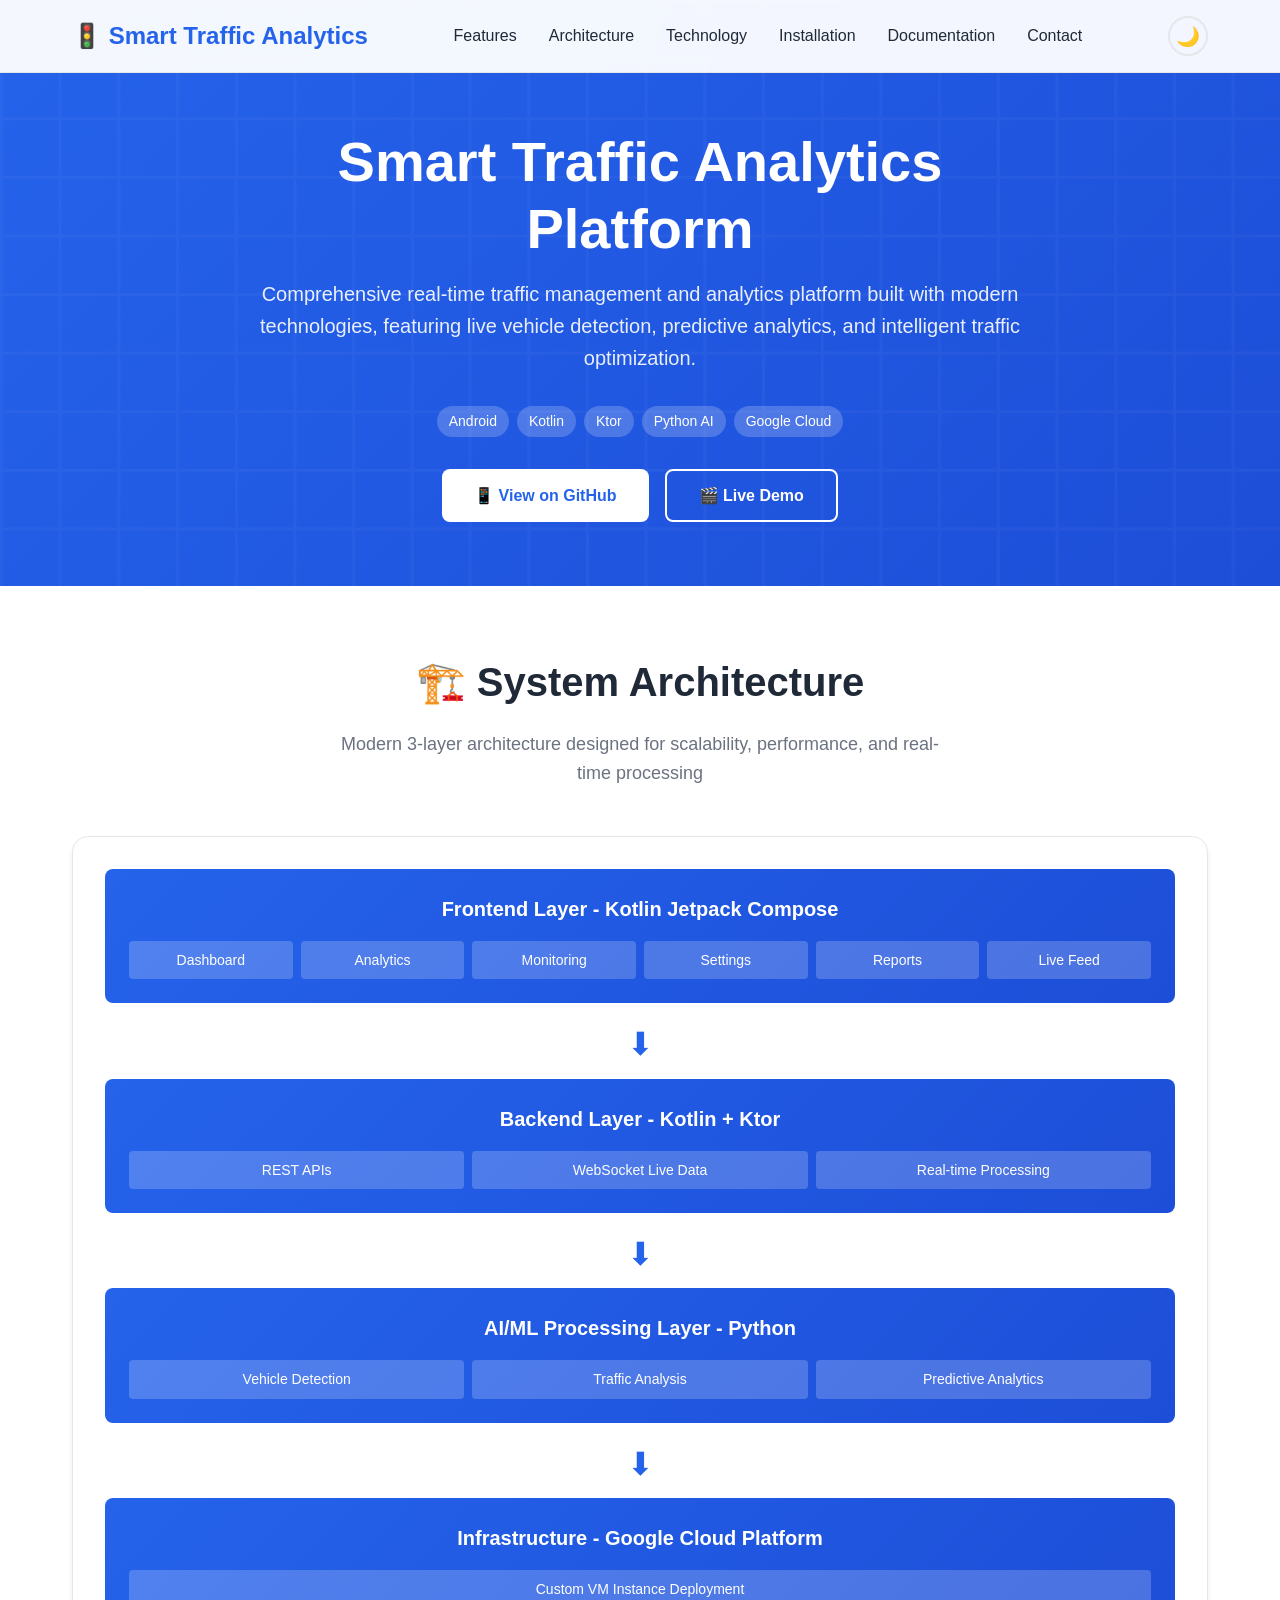
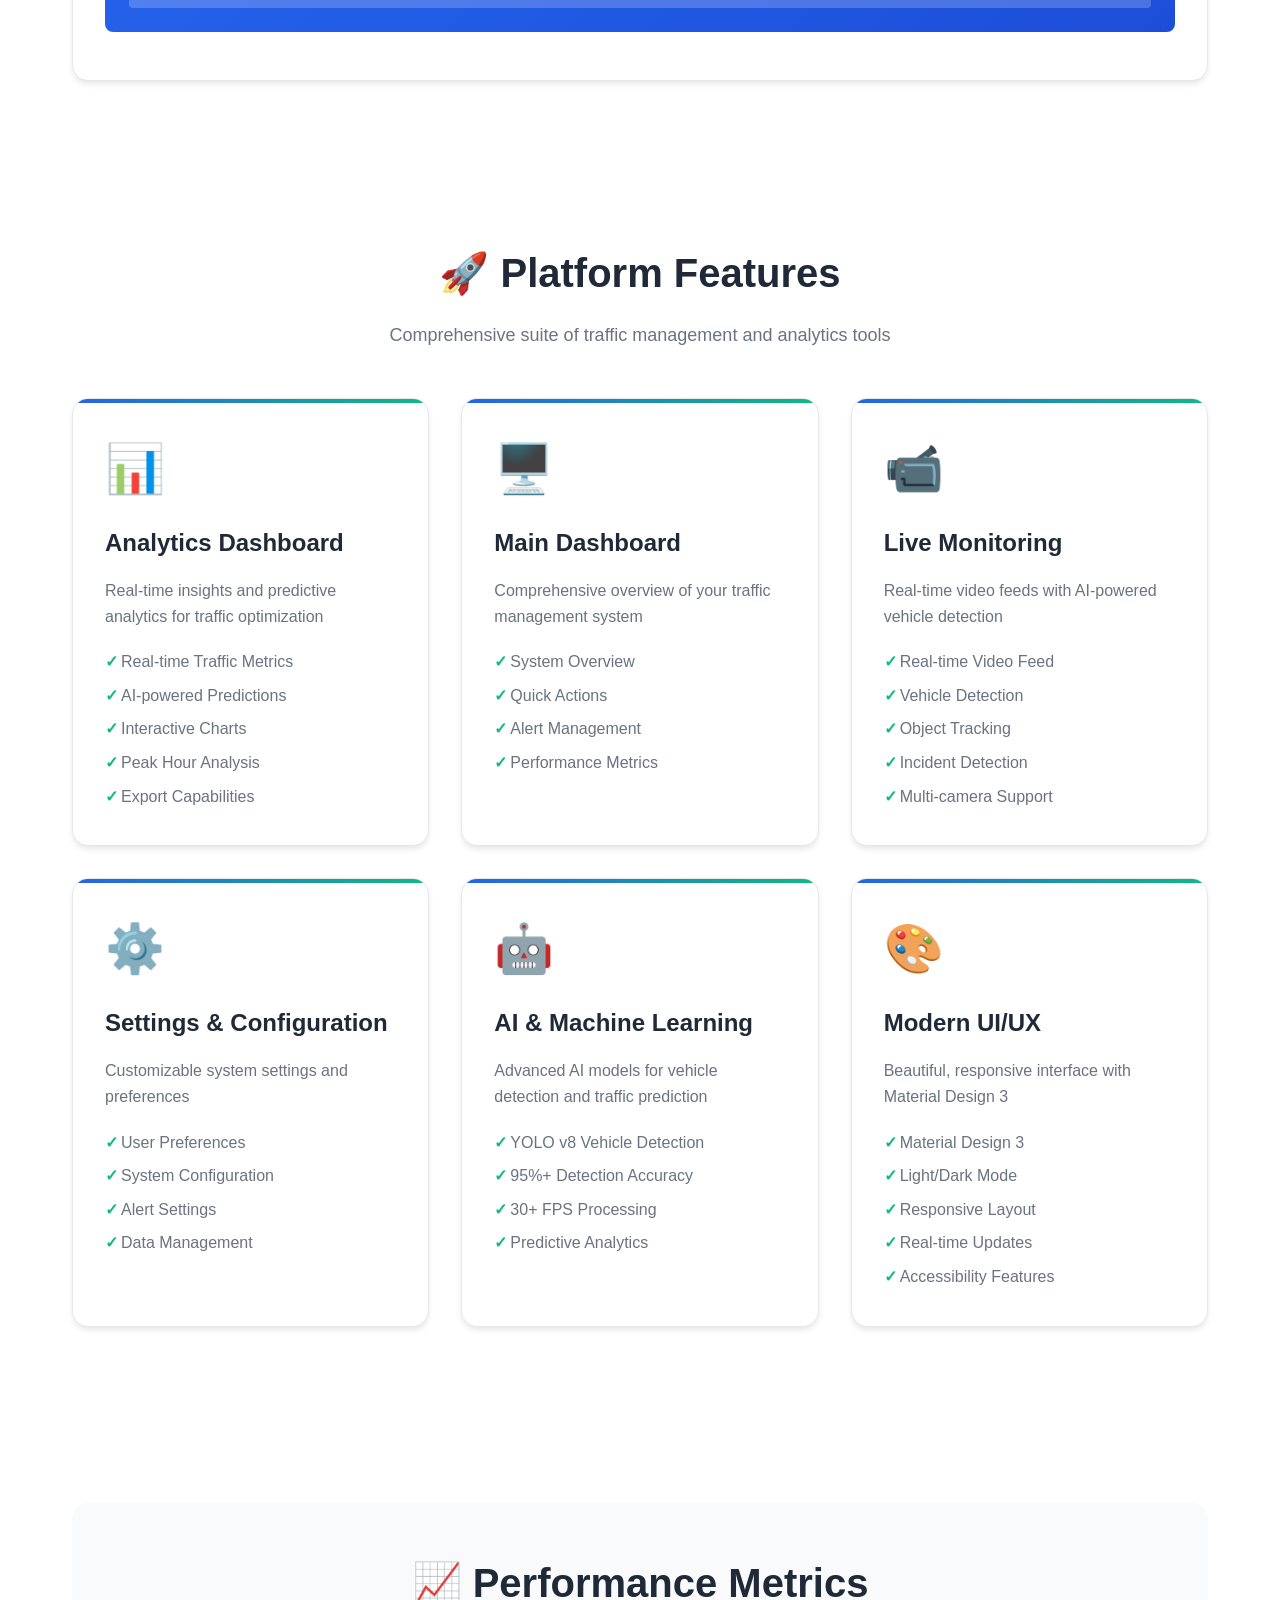
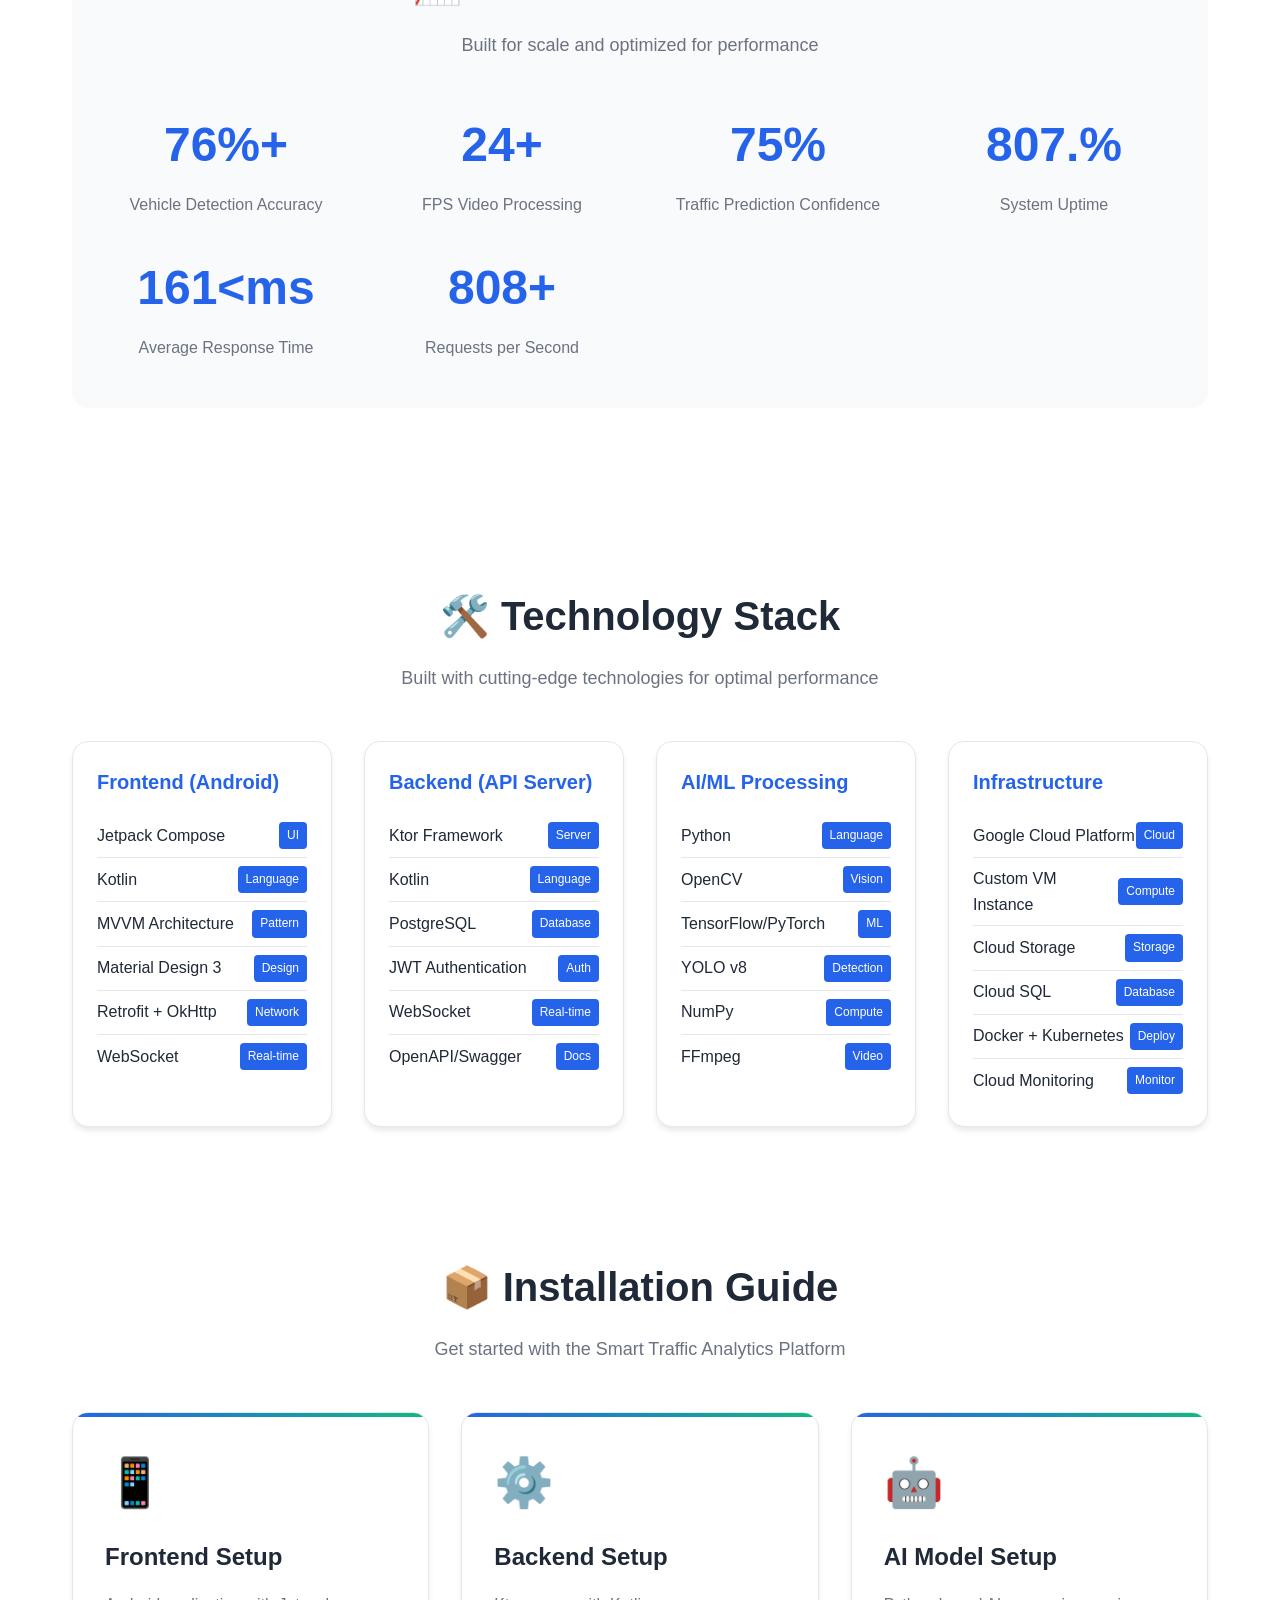
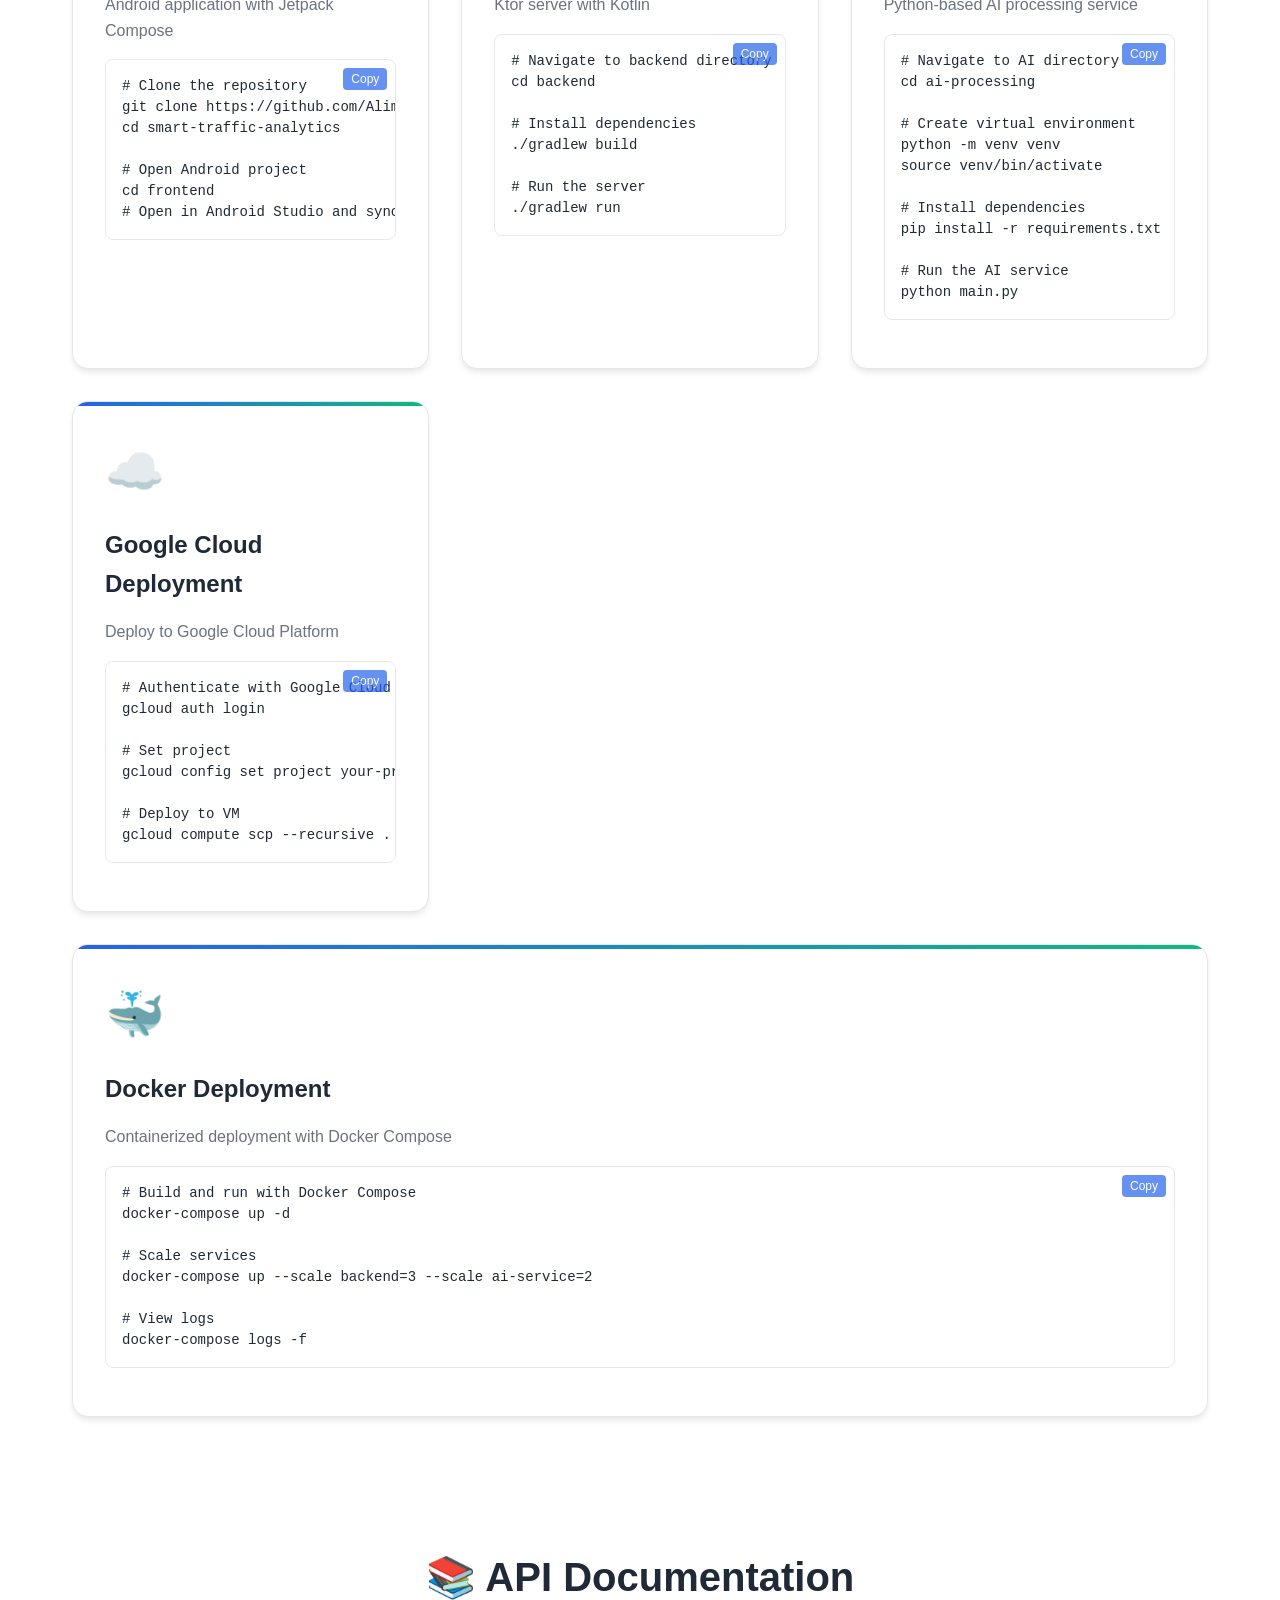
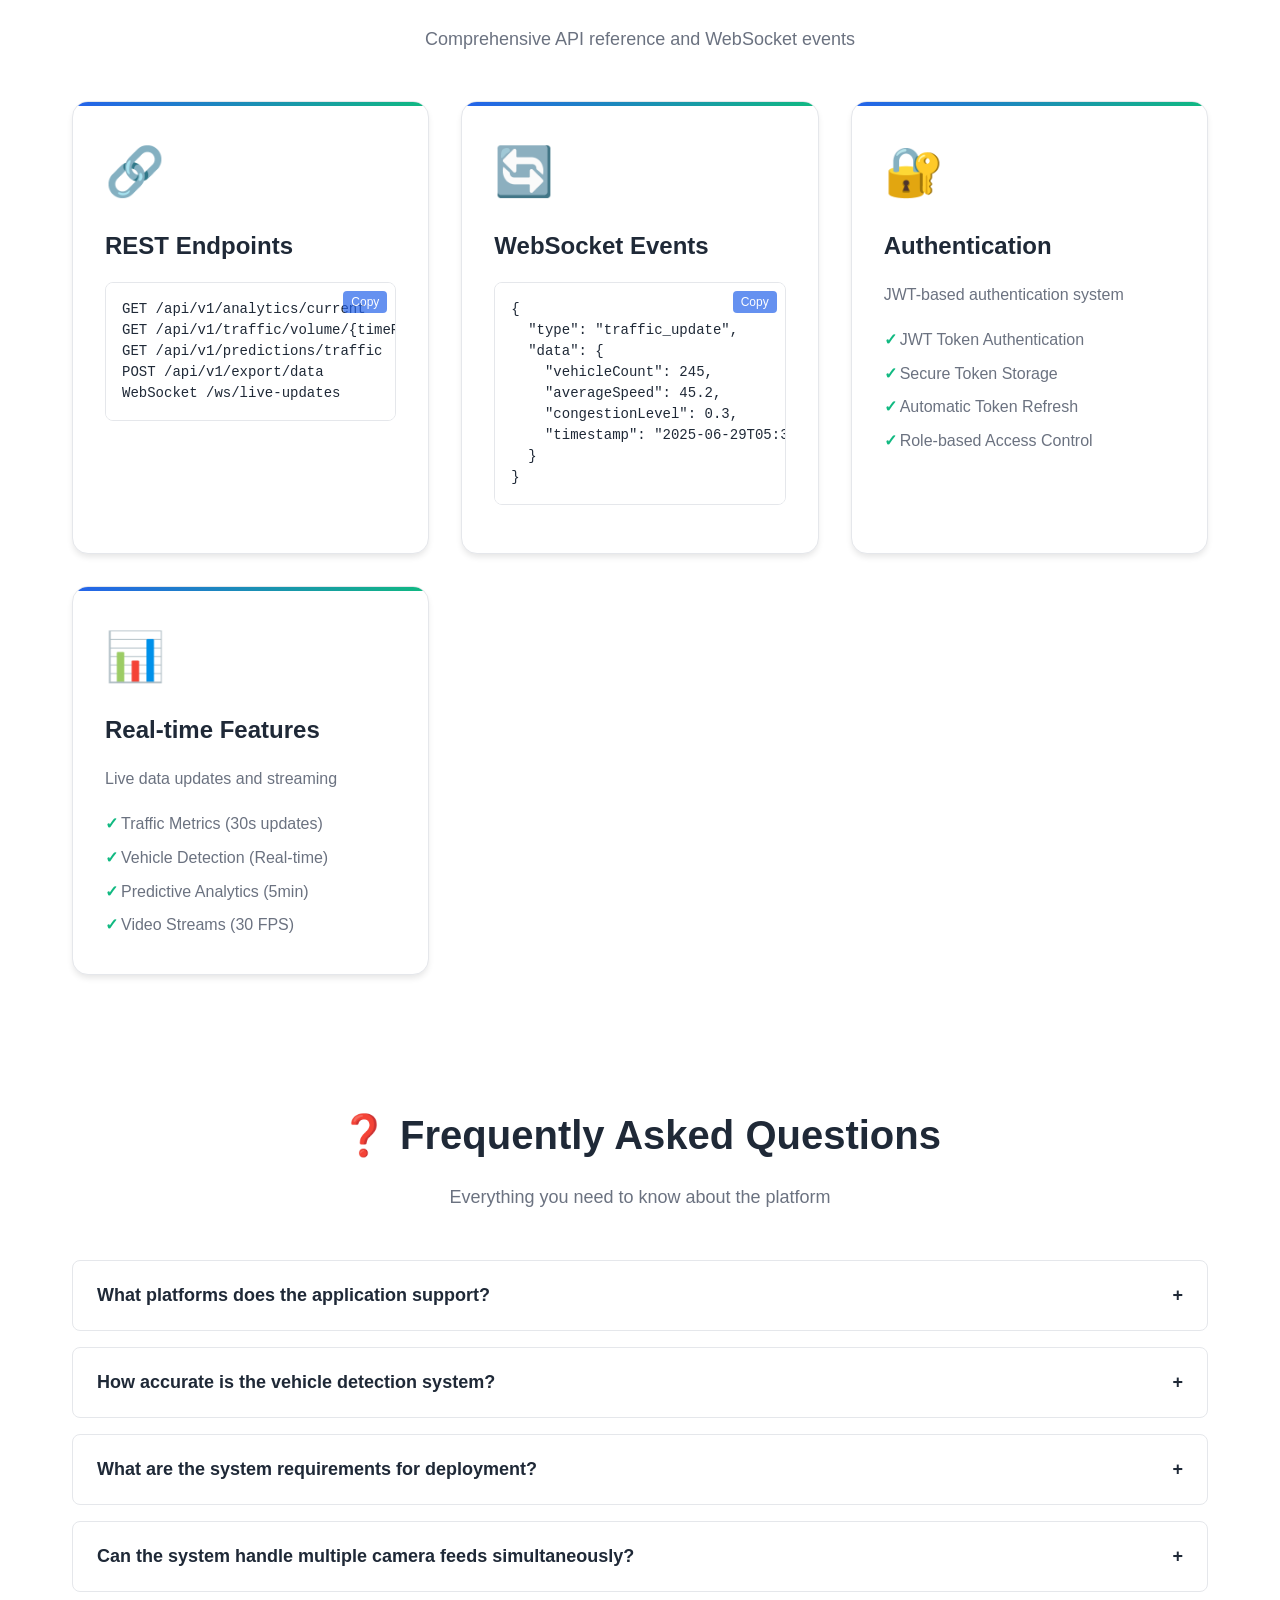
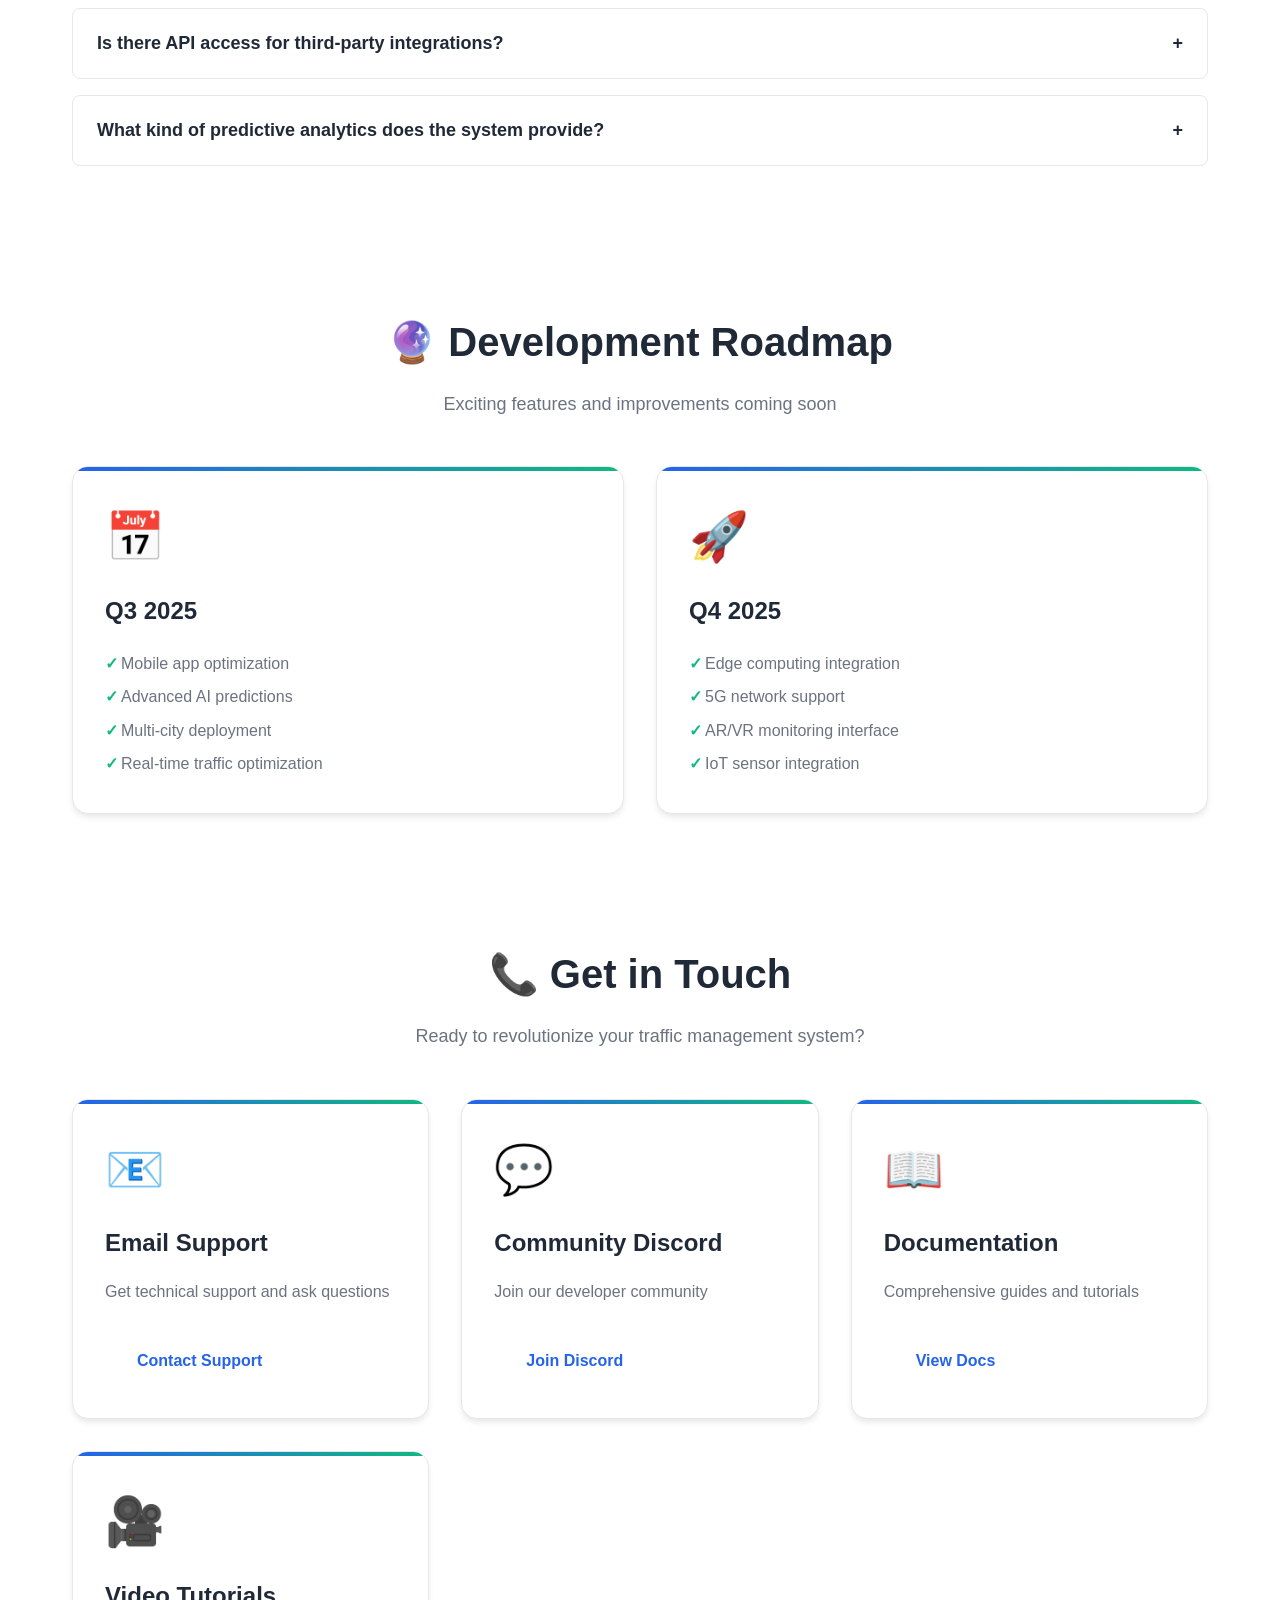
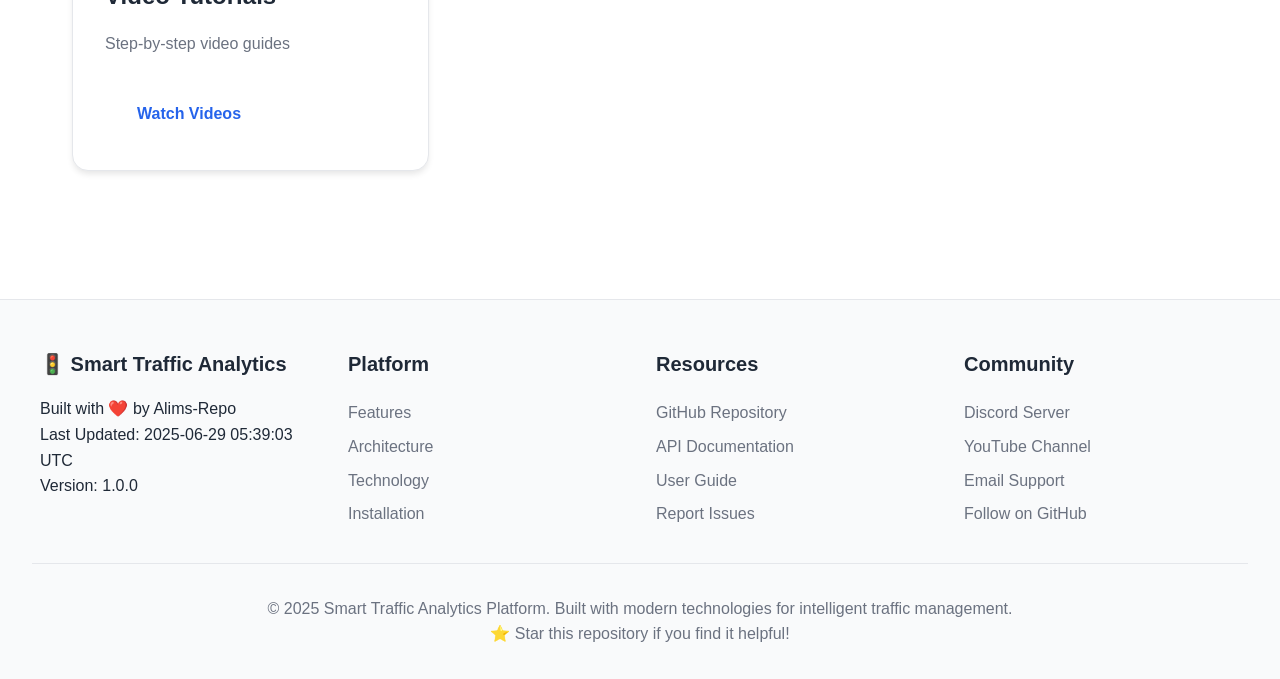
<file: docs/index_2.html>
<!DOCTYPE html>
<html lang="en">
<head>
    <meta charset="UTF-8">
    <meta name="viewport" content="width=device-width, initial-scale=1.0">
    <title>Smart Traffic Analytics Platform</title>
    <meta name="description" content="Comprehensive real-time traffic management and analytics platform with AI-powered vehicle detection and predictive analytics">
    <link rel="icon" href="data:image/svg+xml,<svg xmlns='http://www.w3.org/2000/svg' viewBox='0 0 100 100'><text y='.9em' font-size='90'>🚦</text></svg>">

    <!-- Open Graph meta tags -->
    <meta property="og:title" content="Smart Traffic Analytics Platform">
    <meta property="og:description" content="Real-time traffic management with AI-powered analytics">
    <meta property="og:type" content="website">

    <style>
        * {
            margin: 0;
            padding: 0;
            box-sizing: border-box;
        }

        :root {
            --primary-color: #2563eb;
            --primary-dark: #1d4ed8;
            --secondary-color: #10b981;
            --accent-color: #f59e0b;
            --text-primary: #1f2937;
            --text-secondary: #6b7280;
            --bg-primary: #ffffff;
            --bg-secondary: #f9fafb;
            --bg-card: #ffffff;
            --border-color: #e5e7eb;
            --shadow: 0 4px 6px -1px rgba(0, 0, 0, 0.1);
            --shadow-lg: 0 20px 25px -5px rgba(0, 0, 0, 0.1);
        }

        [data-theme="dark"] {
            --text-primary: #f9fafb;
            --text-secondary: #d1d5db;
            --bg-primary: #111827;
            --bg-secondary: #1f2937;
            --bg-card: #374151;
            --border-color: #4b5563;
        }

        body {
            font-family: -apple-system, BlinkMacSystemFont, 'Segoe UI', Roboto, 'Helvetica Neue', Arial, sans-serif;
            line-height: 1.6;
            color: var(--text-primary);
            background: var(--bg-primary);
            transition: all 0.3s ease;
        }

        /* Header */
        .header {
            position: fixed;
            top: 0;
            width: 100%;
            background: rgba(255, 255, 255, 0.95);
            backdrop-filter: blur(10px);
            border-bottom: 1px solid var(--border-color);
            z-index: 1000;
            transition: all 0.3s ease;
        }

        [data-theme="dark"] .header {
            background: rgba(17, 24, 39, 0.95);
        }

        .nav {
            display: flex;
            justify-content: space-between;
            align-items: center;
            max-width: 1200px;
            margin: 0 auto;
            padding: 1rem 2rem;
        }

        .logo {
            display: flex;
            align-items: center;
            gap: 0.5rem;
            font-size: 1.5rem;
            font-weight: bold;
            color: var(--primary-color);
            text-decoration: none;
        }

        .nav-links {
            display: flex;
            list-style: none;
            gap: 2rem;
            align-items: center;
        }

        .nav-links a {
            color: var(--text-primary);
            text-decoration: none;
            transition: color 0.3s ease;
            font-weight: 500;
        }

        .nav-links a:hover {
            color: var(--primary-color);
        }

        .theme-toggle {
            background: none;
            border: 2px solid var(--border-color);
            border-radius: 50%;
            width: 40px;
            height: 40px;
            cursor: pointer;
            display: flex;
            align-items: center;
            justify-content: center;
            font-size: 1.2rem;
            transition: all 0.3s ease;
        }

        .theme-toggle:hover {
            border-color: var(--primary-color);
            transform: scale(1.1);
        }

        .mobile-menu-btn {
            display: none;
            background: none;
            border: none;
            font-size: 1.5rem;
            cursor: pointer;
            color: var(--text-primary);
        }

        /* Hero Section */
        .hero {
            background: linear-gradient(135deg, var(--primary-color) 0%, var(--primary-dark) 100%);
            color: white;
            padding: 8rem 2rem 4rem;
            text-align: center;
            position: relative;
            overflow: hidden;
        }

        .hero::before {
            content: '';
            position: absolute;
            top: 0;
            left: 0;
            right: 0;
            bottom: 0;
            background: url('data:image/svg+xml,<svg xmlns="http://www.w3.org/2000/svg" viewBox="0 0 100 100"><defs><pattern id="grid" width="10" height="10" patternUnits="userSpaceOnUse"><path d="M 10 0 L 0 0 0 10" fill="none" stroke="rgba(255,255,255,0.1)" stroke-width="1"/></pattern></defs><rect width="100" height="100" fill="url(%23grid)"/></svg>');
            opacity: 0.3;
        }

        .hero-content {
            max-width: 800px;
            margin: 0 auto;
            position: relative;
            z-index: 1;
        }

        .hero h1 {
            font-size: 3.5rem;
            font-weight: 800;
            margin-bottom: 1rem;
            line-height: 1.2;
        }

        .hero p {
            font-size: 1.25rem;
            margin-bottom: 2rem;
            opacity: 0.9;
        }

        .badges {
            display: flex;
            justify-content: center;
            gap: 0.5rem;
            margin-bottom: 2rem;
            flex-wrap: wrap;
        }

        .badge {
            background: rgba(255, 255, 255, 0.2);
            padding: 0.25rem 0.75rem;
            border-radius: 1rem;
            font-size: 0.875rem;
            font-weight: 500;
        }

        .cta-buttons {
            display: flex;
            gap: 1rem;
            justify-content: center;
            flex-wrap: wrap;
        }

        .btn {
            padding: 0.75rem 2rem;
            border-radius: 0.5rem;
            text-decoration: none;
            font-weight: 600;
            transition: all 0.3s ease;
            cursor: pointer;
            border: none;
            display: inline-flex;
            align-items: center;
            gap: 0.5rem;
        }

        .btn-primary {
            background: white;
            color: var(--primary-color);
        }

        .btn-primary:hover {
            transform: translateY(-2px);
            box-shadow: var(--shadow-lg);
        }

        .btn-secondary {
            background: transparent;
            color: white;
            border: 2px solid white;
        }

        .btn-secondary:hover {
            background: white;
            color: var(--primary-color);
        }

        /* Main Content */
        .container {
            max-width: 1200px;
            margin: 0 auto;
            padding: 0 2rem;
        }

        .section {
            padding: 4rem 0;
        }

        .section-title {
            text-align: center;
            margin-bottom: 3rem;
        }

        .section-title h2 {
            font-size: 2.5rem;
            font-weight: 700;
            margin-bottom: 1rem;
            color: var(--text-primary);
        }

        .section-title p {
            font-size: 1.125rem;
            color: var(--text-secondary);
            max-width: 600px;
            margin: 0 auto;
        }

        /* Architecture Section */
        .architecture-diagram {
            background: var(--bg-card);
            border: 1px solid var(--border-color);
            border-radius: 1rem;
            padding: 2rem;
            margin: 2rem 0;
            box-shadow: var(--shadow);
        }

        .layer {
            background: linear-gradient(135deg, var(--primary-color), var(--primary-dark));
            color: white;
            padding: 1.5rem;
            border-radius: 0.5rem;
            margin-bottom: 1rem;
            text-align: center;
        }

        .layer h3 {
            font-size: 1.25rem;
            font-weight: 600;
            margin-bottom: 0.5rem;
        }

        .layer-components {
            display: grid;
            grid-template-columns: repeat(auto-fit, minmax(150px, 1fr));
            gap: 0.5rem;
            margin-top: 1rem;
        }

        .component {
            background: rgba(255, 255, 255, 0.2);
            padding: 0.5rem;
            border-radius: 0.25rem;
            font-size: 0.875rem;
        }

        .arrow {
            text-align: center;
            font-size: 2rem;
            color: var(--primary-color);
            margin: 0.5rem 0;
        }

        /* Features Grid */
        .features-grid {
            display: grid;
            grid-template-columns: repeat(auto-fit, minmax(300px, 1fr));
            gap: 2rem;
            margin-top: 3rem;
        }

        .feature-card {
            background: var(--bg-card);
            border: 1px solid var(--border-color);
            border-radius: 1rem;
            padding: 2rem;
            box-shadow: var(--shadow);
            transition: all 0.3s ease;
            position: relative;
            overflow: hidden;
        }

        .feature-card::before {
            content: '';
            position: absolute;
            top: 0;
            left: 0;
            right: 0;
            height: 4px;
            background: linear-gradient(90deg, var(--primary-color), var(--secondary-color));
        }

        .feature-card:hover {
            transform: translateY(-5px);
            box-shadow: var(--shadow-lg);
        }

        .feature-icon {
            font-size: 3rem;
            margin-bottom: 1rem;
            display: block;
        }

        .feature-card h3 {
            font-size: 1.5rem;
            font-weight: 600;
            margin-bottom: 1rem;
            color: var(--text-primary);
        }

        .feature-card p {
            color: var(--text-secondary);
            margin-bottom: 1rem;
        }

        .feature-list {
            list-style: none;
        }

        .feature-list li {
            padding: 0.25rem 0;
            color: var(--text-secondary);
            position: relative;
            padding-left: 1rem;
        }

        .feature-list li::before {
            content: '✓';
            position: absolute;
            left: 0;
            color: var(--secondary-color);
            font-weight: bold;
        }

        /* Tech Stack */
        .tech-stack {
            display: grid;
            grid-template-columns: repeat(auto-fit, minmax(250px, 1fr));
            gap: 2rem;
            margin-top: 3rem;
        }

        .tech-category {
            background: var(--bg-card);
            border: 1px solid var(--border-color);
            border-radius: 1rem;
            padding: 1.5rem;
            box-shadow: var(--shadow);
        }

        .tech-category h3 {
            font-size: 1.25rem;
            font-weight: 600;
            margin-bottom: 1rem;
            color: var(--primary-color);
        }

        .tech-list {
            list-style: none;
        }

        .tech-list li {
            padding: 0.5rem 0;
            border-bottom: 1px solid var(--border-color);
            display: flex;
            justify-content: space-between;
            align-items: center;
        }

        .tech-list li:last-child {
            border-bottom: none;
        }

        .tech-badge {
            background: var(--primary-color);
            color: white;
            padding: 0.25rem 0.5rem;
            border-radius: 0.25rem;
            font-size: 0.75rem;
        }

        /* Stats Section */
        .stats {
            background: var(--bg-secondary);
            border-radius: 1rem;
            padding: 3rem 2rem;
            margin: 3rem 0;
        }

        .stats-grid {
            display: grid;
            grid-template-columns: repeat(auto-fit, minmax(200px, 1fr));
            gap: 2rem;
            text-align: center;
        }

        .stat-item h3 {
            font-size: 3rem;
            font-weight: 800;
            color: var(--primary-color);
            margin-bottom: 0.5rem;
        }

        .stat-item p {
            color: var(--text-secondary);
            font-weight: 500;
        }

        /* Installation Section */
        .code-block {
            background: var(--bg-card);
            border: 1px solid var(--border-color);
            border-radius: 0.5rem;
            padding: 1rem;
            margin: 1rem 0;
            font-family: 'Courier New', monospace;
            overflow-x: auto;
            position: relative;
        }

        .code-block pre {
            margin: 0;
            font-size: 0.875rem;
            line-height: 1.5;
        }

        .copy-btn {
            position: absolute;
            top: 0.5rem;
            right: 0.5rem;
            background: var(--primary-color);
            color: white;
            border: none;
            border-radius: 0.25rem;
            padding: 0.25rem 0.5rem;
            font-size: 0.75rem;
            cursor: pointer;
            opacity: 0.7;
            transition: opacity 0.3s ease;
        }

        .copy-btn:hover {
            opacity: 1;
        }

        /* FAQ Section */
        .faq-item {
            background: var(--bg-card);
            border: 1px solid var(--border-color);
            border-radius: 0.5rem;
            margin-bottom: 1rem;
            overflow: hidden;
        }

        .faq-question {
            background: none;
            border: none;
            width: 100%;
            padding: 1.5rem;
            text-align: left;
            font-size: 1.125rem;
            font-weight: 600;
            cursor: pointer;
            color: var(--text-primary);
            display: flex;
            justify-content: space-between;
            align-items: center;
        }

        .faq-question:hover {
            background: var(--bg-secondary);
        }

        .faq-answer {
            padding: 0 1.5rem 1.5rem;
            color: var(--text-secondary);
            display: none;
        }

        .faq-answer.active {
            display: block;
        }

        /* Footer */
        .footer {
            background: var(--bg-secondary);
            padding: 3rem 2rem 2rem;
            margin-top: 4rem;
            border-top: 1px solid var(--border-color);
        }

        .footer-content {
            max-width: 1200px;
            margin: 0 auto;
            display: grid;
            grid-template-columns: repeat(auto-fit, minmax(250px, 1fr));
            gap: 2rem;
        }

        .footer-section h3 {
            font-size: 1.25rem;
            font-weight: 600;
            margin-bottom: 1rem;
            color: var(--text-primary);
        }

        .footer-section ul {
            list-style: none;
        }

        .footer-section a {
            color: var(--text-secondary);
            text-decoration: none;
            display: block;
            padding: 0.25rem 0;
            transition: color 0.3s ease;
        }

        .footer-section a:hover {
            color: var(--primary-color);
        }

        .footer-bottom {
            text-align: center;
            margin-top: 2rem;
            padding-top: 2rem;
            border-top: 1px solid var(--border-color);
            color: var(--text-secondary);
        }

        /* Responsive Design */
        @media (max-width: 768px) {
            .nav-links {
                display: none;
            }

            .mobile-menu-btn {
                display: block;
            }

            .hero h1 {
                font-size: 2.5rem;
            }

            .hero p {
                font-size: 1rem;
            }

            .cta-buttons {
                flex-direction: column;
                align-items: center;
            }

            .features-grid {
                grid-template-columns: 1fr;
            }

            .tech-stack {
                grid-template-columns: 1fr;
            }

            .stats-grid {
                grid-template-columns: repeat(2, 1fr);
            }
        }

        /* Animations */
        @keyframes fadeInUp {
            from {
                opacity: 0;
                transform: translateY(30px);
            }
            to {
                opacity: 1;
                transform: translateY(0);
            }
        }

        .animate-fade-in {
            animation: fadeInUp 0.6s ease-out;
        }

        /* Scroll animations */
        .section {
            opacity: 0;
            transform: translateY(30px);
            transition: all 0.6s ease-out;
        }

        .section.in-view {
            opacity: 1;
            transform: translateY(0);
        }
    </style>
</head>
<body>
<!-- Header -->
<header class="header">
    <nav class="nav">
        <a href="#" class="logo">
            🚦 Smart Traffic Analytics
        </a>
        <ul class="nav-links">
            <li><a href="#features">Features</a></li>
            <li><a href="#architecture">Architecture</a></li>
            <li><a href="#tech-stack">Technology</a></li>
            <li><a href="#installation">Installation</a></li>
            <li><a href="#docs">Documentation</a></li>
            <li><a href="#contact">Contact</a></li>
        </ul>
        <div style="display: flex; align-items: center; gap: 1rem;">
            <button class="theme-toggle" onclick="toggleTheme()" title="Toggle theme">
                <span class="theme-icon">🌙</span>
            </button>
            <button class="mobile-menu-btn">☰</button>
        </div>
    </nav>
</header>

<!-- Hero Section -->
<section class="hero">
    <div class="hero-content">
        <h1>Smart Traffic Analytics Platform</h1>
        <p>Comprehensive real-time traffic management and analytics platform built with modern technologies, featuring live vehicle detection, predictive analytics, and intelligent traffic optimization.</p>

        <div class="badges">
            <span class="badge">Android</span>
            <span class="badge">Kotlin</span>
            <span class="badge">Ktor</span>
            <span class="badge">Python AI</span>
            <span class="badge">Google Cloud</span>
        </div>

        <div class="cta-buttons">
            <a href="https://github.com/Alims-Repo/Smart-Traffic-Management-System" class="btn btn-primary">
                📱 View on GitHub
            </a>
            <a href="#demo" class="btn btn-secondary">
                🎬 Live Demo
            </a>
        </div>
    </div>
</section>

<!-- Architecture Section -->
<section id="architecture" class="section">
    <div class="container">
        <div class="section-title">
            <h2>🏗️ System Architecture</h2>
            <p>Modern 3-layer architecture designed for scalability, performance, and real-time processing</p>
        </div>

        <div class="architecture-diagram">
            <div class="layer">
                <h3>Frontend Layer - Kotlin Jetpack Compose</h3>
                <div class="layer-components">
                    <div class="component">Dashboard</div>
                    <div class="component">Analytics</div>
                    <div class="component">Monitoring</div>
                    <div class="component">Settings</div>
                    <div class="component">Reports</div>
                    <div class="component">Live Feed</div>
                </div>
            </div>
            <div class="arrow">⬇</div>

            <div class="layer">
                <h3>Backend Layer - Kotlin + Ktor</h3>
                <div class="layer-components">
                    <div class="component">REST APIs</div>
                    <div class="component">WebSocket Live Data</div>
                    <div class="component">Real-time Processing</div>
                </div>
            </div>
            <div class="arrow">⬇</div>

            <div class="layer">
                <h3>AI/ML Processing Layer - Python</h3>
                <div class="layer-components">
                    <div class="component">Vehicle Detection</div>
                    <div class="component">Traffic Analysis</div>
                    <div class="component">Predictive Analytics</div>
                </div>
            </div>
            <div class="arrow">⬇</div>

            <div class="layer">
                <h3>Infrastructure - Google Cloud Platform</h3>
                <div class="layer-components">
                    <div class="component">Custom VM Instance Deployment</div>
                </div>
            </div>
        </div>
    </div>
</section>

<!-- Features Section -->
<section id="features" class="section">
    <div class="container">
        <div class="section-title">
            <h2>🚀 Platform Features</h2>
            <p>Comprehensive suite of traffic management and analytics tools</p>
        </div>

        <div class="features-grid">
            <div class="feature-card">
                <span class="feature-icon">📊</span>
                <h3>Analytics Dashboard</h3>
                <p>Real-time insights and predictive analytics for traffic optimization</p>
                <ul class="feature-list">
                    <li>Real-time Traffic Metrics</li>
                    <li>AI-powered Predictions</li>
                    <li>Interactive Charts</li>
                    <li>Peak Hour Analysis</li>
                    <li>Export Capabilities</li>
                </ul>
            </div>

            <div class="feature-card">
                <span class="feature-icon">🖥️</span>
                <h3>Main Dashboard</h3>
                <p>Comprehensive overview of your traffic management system</p>
                <ul class="feature-list">
                    <li>System Overview</li>
                    <li>Quick Actions</li>
                    <li>Alert Management</li>
                    <li>Performance Metrics</li>
                </ul>
            </div>

            <div class="feature-card">
                <span class="feature-icon">📹</span>
                <h3>Live Monitoring</h3>
                <p>Real-time video feeds with AI-powered vehicle detection</p>
                <ul class="feature-list">
                    <li>Real-time Video Feed</li>
                    <li>Vehicle Detection</li>
                    <li>Object Tracking</li>
                    <li>Incident Detection</li>
                    <li>Multi-camera Support</li>
                </ul>
            </div>

            <div class="feature-card">
                <span class="feature-icon">⚙️</span>
                <h3>Settings & Configuration</h3>
                <p>Customizable system settings and preferences</p>
                <ul class="feature-list">
                    <li>User Preferences</li>
                    <li>System Configuration</li>
                    <li>Alert Settings</li>
                    <li>Data Management</li>
                </ul>
            </div>

            <div class="feature-card">
                <span class="feature-icon">🤖</span>
                <h3>AI & Machine Learning</h3>
                <p>Advanced AI models for vehicle detection and traffic prediction</p>
                <ul class="feature-list">
                    <li>YOLO v8 Vehicle Detection</li>
                    <li>95%+ Detection Accuracy</li>
                    <li>30+ FPS Processing</li>
                    <li>Predictive Analytics</li>
                </ul>
            </div>

            <div class="feature-card">
                <span class="feature-icon">🎨</span>
                <h3>Modern UI/UX</h3>
                <p>Beautiful, responsive interface with Material Design 3</p>
                <ul class="feature-list">
                    <li>Material Design 3</li>
                    <li>Light/Dark Mode</li>
                    <li>Responsive Layout</li>
                    <li>Real-time Updates</li>
                    <li>Accessibility Features</li>
                </ul>
            </div>
        </div>
    </div>
</section>

<!-- Performance Stats -->
<section class="section">
    <div class="container">
        <div class="stats">
            <div class="section-title">
                <h2>📈 Performance Metrics</h2>
                <p>Built for scale and optimized for performance</p>
            </div>
            <div class="stats-grid">
                <div class="stat-item">
                    <h3>95%+</h3>
                    <p>Vehicle Detection Accuracy</p>
                </div>
                <div class="stat-item">
                    <h3>30+</h3>
                    <p>FPS Video Processing</p>
                </div>
                <div class="stat-item">
                    <h3>94%</h3>
                    <p>Traffic Prediction Confidence</p>
                </div>
                <div class="stat-item">
                    <h3>99.9%</h3>
                    <p>System Uptime</p>
                </div>
                <div class="stat-item">
                    <h3>&lt;200ms</h3>
                    <p>Average Response Time</p>
                </div>
                <div class="stat-item">
                    <h3>1000+</h3>
                    <p>Requests per Second</p>
                </div>
            </div>
        </div>
    </div>
</section>

<!-- Tech Stack Section -->
<section id="tech-stack" class="section">
    <div class="container">
        <div class="section-title">
            <h2>🛠️ Technology Stack</h2>
            <p>Built with cutting-edge technologies for optimal performance</p>
        </div>

        <div class="tech-stack">
            <div class="tech-category">
                <h3>Frontend (Android)</h3>
                <ul class="tech-list">
                    <li>Jetpack Compose <span class="tech-badge">UI</span></li>
                    <li>Kotlin <span class="tech-badge">Language</span></li>
                    <li>MVVM Architecture <span class="tech-badge">Pattern</span></li>
                    <li>Material Design 3 <span class="tech-badge">Design</span></li>
                    <li>Retrofit + OkHttp <span class="tech-badge">Network</span></li>
                    <li>WebSocket <span class="tech-badge">Real-time</span></li>
                </ul>
            </div>

            <div class="tech-category">
                <h3>Backend (API Server)</h3>
                <ul class="tech-list">
                    <li>Ktor Framework <span class="tech-badge">Server</span></li>
                    <li>Kotlin <span class="tech-badge">Language</span></li>
                    <li>PostgreSQL <span class="tech-badge">Database</span></li>
                    <li>JWT Authentication <span class="tech-badge">Auth</span></li>
                    <li>WebSocket <span class="tech-badge">Real-time</span></li>
                    <li>OpenAPI/Swagger <span class="tech-badge">Docs</span></li>
                </ul>
            </div>

            <div class="tech-category">
                <h3>AI/ML Processing</h3>
                <ul class="tech-list">
                    <li>Python <span class="tech-badge">Language</span></li>
                    <li>OpenCV <span class="tech-badge">Vision</span></li>
                    <li>TensorFlow/PyTorch <span class="tech-badge">ML</span></li>
                    <li>YOLO v8 <span class="tech-badge">Detection</span></li>
                    <li>NumPy <span class="tech-badge">Compute</span></li>
                    <li>FFmpeg <span class="tech-badge">Video</span></li>
                </ul>
            </div>

            <div class="tech-category">
                <h3>Infrastructure</h3>
                <ul class="tech-list">
                    <li>Google Cloud Platform <span class="tech-badge">Cloud</span></li>
                    <li>Custom VM Instance <span class="tech-badge">Compute</span></li>
                    <li>Cloud Storage <span class="tech-badge">Storage</span></li>
                    <li>Cloud SQL <span class="tech-badge">Database</span></li>
                    <li>Docker + Kubernetes <span class="tech-badge">Deploy</span></li>
                    <li>Cloud Monitoring <span class="tech-badge">Monitor</span></li>
                </ul>
            </div>
        </div>
    </div>
</section>

<!-- Installation Section -->
<section id="installation" class="section">
    <div class="container">
        <div class="section-title">
            <h2>📦 Installation Guide</h2>
            <p>Get started with the Smart Traffic Analytics Platform</p>
        </div>

        <div class="features-grid">
            <div class="feature-card">
                <span class="feature-icon">📱</span>
                <h3>Frontend Setup</h3>
                <p>Android application with Jetpack Compose</p>
                <div class="code-block">
                    <button class="copy-btn" onclick="copyToClipboard(this)">Copy</button>
                    <pre># Clone the repository
git clone https://github.com/Alims-Repo/smart-traffic-analytics.git
cd smart-traffic-analytics

# Open Android project
cd frontend
# Open in Android Studio and sync project</pre>
                </div>
            </div>

            <div class="feature-card">
                <span class="feature-icon">⚙️</span>
                <h3>Backend Setup</h3>
                <p>Ktor server with Kotlin</p>
                <div class="code-block">
                    <button class="copy-btn" onclick="copyToClipboard(this)">Copy</button>
                    <pre># Navigate to backend directory
cd backend

# Install dependencies
./gradlew build

# Run the server
./gradlew run</pre>
                </div>
            </div>

            <div class="feature-card">
                <span class="feature-icon">🤖</span>
                <h3>AI Model Setup</h3>
                <p>Python-based AI processing service</p>
                <div class="code-block">
                    <button class="copy-btn" onclick="copyToClipboard(this)">Copy</button>
                    <pre># Navigate to AI directory
cd ai-processing

# Create virtual environment
python -m venv venv
source venv/bin/activate

# Install dependencies
pip install -r requirements.txt

# Run the AI service
python main.py</pre>
                </div>
            </div>

            <div class="feature-card">
                <span class="feature-icon">☁️</span>
                <h3>Google Cloud Deployment</h3>
                <p>Deploy to Google Cloud Platform</p>
                <div class="code-block">
                    <button class="copy-btn" onclick="copyToClipboard(this)">Copy</button>
                    <pre># Authenticate with Google Cloud
gcloud auth login

# Set project
gcloud config set project your-project-id

# Deploy to VM
gcloud compute scp --recursive . instance-name:~/app --zone=your-zone</pre>
                </div>
            </div>
        </div>

        <div class="feature-card" style="margin-top: 2rem;">
            <span class="feature-icon">🐳</span>
            <h3>Docker Deployment</h3>
            <p>Containerized deployment with Docker Compose</p>
            <div class="code-block">
                <button class="copy-btn" onclick="copyToClipboard(this)">Copy</button>
                <pre># Build and run with Docker Compose
docker-compose up -d

# Scale services
docker-compose up --scale backend=3 --scale ai-service=2

# View logs
docker-compose logs -f</pre>
            </div>
        </div>
    </div>
</section>

<!-- API Documentation -->
<section id="docs" class="section">
    <div class="container">
        <div class="section-title">
            <h2>📚 API Documentation</h2>
            <p>Comprehensive API reference and WebSocket events</p>
        </div>

        <div class="features-grid">
            <div class="feature-card">
                <span class="feature-icon">🔗</span>
                <h3>REST Endpoints</h3>
                <div class="code-block">
                    <button class="copy-btn" onclick="copyToClipboard(this)">Copy</button>
                    <pre>GET /api/v1/analytics/current
GET /api/v1/traffic/volume/{timeRange}
GET /api/v1/predictions/traffic
POST /api/v1/export/data
WebSocket /ws/live-updates</pre>
                </div>
            </div>

            <div class="feature-card">
                <span class="feature-icon">🔄</span>
                <h3>WebSocket Events</h3>
                <div class="code-block">
                    <button class="copy-btn" onclick="copyToClipboard(this)">Copy</button>
                    <pre>{
  "type": "traffic_update",
  "data": {
    "vehicleCount": 245,
    "averageSpeed": 45.2,
    "congestionLevel": 0.3,
    "timestamp": "2025-06-29T05:39:03Z"
  }
}</pre>
                </div>
            </div>

            <div class="feature-card">
                <span class="feature-icon">🔐</span>
                <h3>Authentication</h3>
                <p>JWT-based authentication system</p>
                <ul class="feature-list">
                    <li>JWT Token Authentication</li>
                    <li>Secure Token Storage</li>
                    <li>Automatic Token Refresh</li>
                    <li>Role-based Access Control</li>
                </ul>
            </div>

            <div class="feature-card">
                <span class="feature-icon">📊</span>
                <h3>Real-time Features</h3>
                <p>Live data updates and streaming</p>
                <ul class="feature-list">
                    <li>Traffic Metrics (30s updates)</li>
                    <li>Vehicle Detection (Real-time)</li>
                    <li>Predictive Analytics (5min)</li>
                    <li>Video Streams (30 FPS)</li>
                </ul>
            </div>
        </div>
    </div>
</section>

<!-- FAQ Section -->
<section class="section">
    <div class="container">
        <div class="section-title">
            <h2>❓ Frequently Asked Questions</h2>
            <p>Everything you need to know about the platform</p>
        </div>

        <div class="faq-item">
            <button class="faq-question" onclick="toggleFAQ(this)">
                What platforms does the application support?
                <span>+</span>
            </button>
            <div class="faq-answer">
                The Smart Traffic Analytics Platform is built as an Android application using Kotlin and Jetpack Compose. It supports Android 7.0 (API level 24) and above. The backend services are platform-independent and can run on any cloud infrastructure.
            </div>
        </div>

        <div class="faq-item">
            <button class="faq-question" onclick="toggleFAQ(this)">
                How accurate is the vehicle detection system?
                <span>+</span>
            </button>
            <div class="faq-answer">
                Our AI-powered vehicle detection system uses YOLO v8 and achieves 95%+ accuracy in vehicle detection. It can process video streams at 30+ FPS and supports detection of cars, trucks, motorcycles, and buses in various weather and lighting conditions.
            </div>
        </div>

        <div class="faq-item">
            <button class="faq-question" onclick="toggleFAQ(this)">
                What are the system requirements for deployment?
                <span>+</span>
            </button>
            <div class="faq-answer">
                For development: Android Studio, JDK 11+, Python 3.9+, and Google Cloud SDK. For production deployment: Google Cloud Platform with custom VM instances, minimum 4 vCPUs, 16GB RAM, and 50GB storage. Docker support is available for containerized deployment.
            </div>
        </div>

        <div class="faq-item">
            <button class="faq-question" onclick="toggleFAQ(this)">
                Can the system handle multiple camera feeds simultaneously?
                <span>+</span>
            </button>
            <div class="faq-answer">
                Yes, the platform supports multi-camera monitoring with simultaneous processing of multiple video streams. The AI processing layer can handle multiple RTMP streams and provides real-time analysis for each camera feed with centralized dashboard monitoring.
            </div>
        </div>

        <div class="faq-item">
            <button class="faq-question" onclick="toggleFAQ(this)">
                Is there API access for third-party integrations?
                <span>+</span>
            </button>
            <div class="faq-answer">
                Absolutely! The platform provides comprehensive REST APIs and WebSocket connections for real-time data access. Full API documentation is available with OpenAPI/Swagger specification, including endpoints for analytics, traffic data, predictions, and data export.
            </div>
        </div>

        <div class="faq-item">
            <button class="faq-question" onclick="toggleFAQ(this)">
                What kind of predictive analytics does the system provide?
                <span>+</span>
            </button>
            <div class="faq-answer">
                The system provides traffic volume predictions with 94% confidence levels, peak hour forecasting with 91% accuracy, real-time incident probability assessment, and weather impact analysis. Predictions are updated every 5 minutes using advanced machine learning models.
            </div>
        </div>
    </div>
</section>

<!-- Roadmap Section -->
<section class="section">
    <div class="container">
        <div class="section-title">
            <h2>🔮 Development Roadmap</h2>
            <p>Exciting features and improvements coming soon</p>
        </div>

        <div class="features-grid">
            <div class="feature-card">
                <span class="feature-icon">📅</span>
                <h3>Q3 2025</h3>
                <ul class="feature-list">
                    <li>Mobile app optimization</li>
                    <li>Advanced AI predictions</li>
                    <li>Multi-city deployment</li>
                    <li>Real-time traffic optimization</li>
                </ul>
            </div>

            <div class="feature-card">
                <span class="feature-icon">🚀</span>
                <h3>Q4 2025</h3>
                <ul class="feature-list">
                    <li>Edge computing integration</li>
                    <li>5G network support</li>
                    <li>AR/VR monitoring interface</li>
                    <li>IoT sensor integration</li>
                </ul>
            </div>
        </div>
    </div>
</section>

<!-- Contact Section -->
<section id="contact" class="section">
    <div class="container">
        <div class="section-title">
            <h2>📞 Get in Touch</h2>
            <p>Ready to revolutionize your traffic management system?</p>
        </div>

        <div class="features-grid">
            <div class="feature-card">
                <span class="feature-icon">📧</span>
                <h3>Email Support</h3>
                <p>Get technical support and ask questions</p>
                <a href="mailto:support@traffic-analytics.com" class="btn btn-primary" style="margin-top: 1rem;">
                    Contact Support
                </a>
            </div>

            <div class="feature-card">
                <span class="feature-icon">💬</span>
                <h3>Community Discord</h3>
                <p>Join our developer community</p>
                <a href="https://discord.gg/traffic-analytics" class="btn btn-primary" style="margin-top: 1rem;">
                    Join Discord
                </a>
            </div>

            <div class="feature-card">
                <span class="feature-icon">📖</span>
                <h3>Documentation</h3>
                <p>Comprehensive guides and tutorials</p>
                <a href="https://docs.traffic-analytics.com" class="btn btn-primary" style="margin-top: 1rem;">
                    View Docs
                </a>
            </div>

            <div class="feature-card">
                <span class="feature-icon">🎥</span>
                <h3>Video Tutorials</h3>
                <p>Step-by-step video guides</p>
                <a href="https://youtube.com/traffic-analytics" class="btn btn-primary" style="margin-top: 1rem;">
                    Watch Videos
                </a>
            </div>
        </div>
    </div>
</section>

<!-- Footer -->
<footer class="footer">
    <div class="footer-content">
        <div class="footer-section">
            <h3>🚦 Smart Traffic Analytics</h3>
            <p>Built with ❤️ by Alims-Repo</p>
            <p>Last Updated: 2025-06-29 05:39:03 UTC</p>
            <p>Version: 1.0.0</p>
        </div>

        <div class="footer-section">
            <h3>Platform</h3>
            <ul>
                <li><a href="#features">Features</a></li>
                <li><a href="#architecture">Architecture</a></li>
                <li><a href="#tech-stack">Technology</a></li>
                <li><a href="#installation">Installation</a></li>
            </ul>
        </div>

        <div class="footer-section">
            <h3>Resources</h3>
            <ul>
                <li><a href="https://github.com/Alims-Repo/smart-traffic-analytics">GitHub Repository</a></li>
                <li><a href="https://api.traffic-analytics.com/docs">API Documentation</a></li>
                <li><a href="https://docs.traffic-analytics.com">User Guide</a></li>
                <li><a href="https://github.com/Alims-Repo/smart-traffic-analytics/issues">Report Issues</a></li>
            </ul>
        </div>

        <div class="footer-section">
            <h3>Community</h3>
            <ul>
                <li><a href="https://discord.gg/traffic-analytics">Discord Server</a></li>
                <li><a href="https://youtube.com/traffic-analytics">YouTube Channel</a></li>
                <li><a href="mailto:support@traffic-analytics.com">Email Support</a></li>
                <li><a href="https://github.com/Alims-Repo">Follow on GitHub</a></li>
            </ul>
        </div>
    </div>

    <div class="footer-bottom">
        <p>&copy; 2025 Smart Traffic Analytics Platform. Built with modern technologies for intelligent traffic management.</p>
        <p>⭐ Star this repository if you find it helpful!</p>
    </div>
</footer>

<script>
    // Theme toggle functionality
    function toggleTheme() {
        const body = document.body;
        const themeIcon = document.querySelector('.theme-icon');

        if (body.getAttribute('data-theme') === 'dark') {
            body.removeAttribute('data-theme');
            themeIcon.textContent = '🌙';
            localStorage.setItem('theme', 'light');
        } else {
            body.setAttribute('data-theme', 'dark');
            themeIcon.textContent = '☀️';
            localStorage.setItem('theme', 'dark');
        }
    }

    // Load saved theme
    window.addEventListener('DOMContentLoaded', () => {
        const savedTheme = localStorage.getItem('theme');
        const themeIcon = document.querySelector('.theme-icon');

        if (savedTheme === 'dark') {
            document.body.setAttribute('data-theme', 'dark');
            themeIcon.textContent = '☀️';
        }
    });

    // FAQ toggle functionality
    function toggleFAQ(button) {
        const answer = button.nextElementSibling;
        const icon = button.querySelector('span');

        if (answer.classList.contains('active')) {
            answer.classList.remove('active');
            icon.textContent = '+';
        } else {
            // Close all other FAQs
            document.querySelectorAll('.faq-answer').forEach(a => a.classList.remove('active'));
            document.querySelectorAll('.faq-question span').forEach(s => s.textContent = '+');

            // Open current FAQ
            answer.classList.add('active');
            icon.textContent = '−';
        }
    }

    // Copy to clipboard functionality
    function copyToClipboard(button) {
        const codeBlock = button.nextElementSibling;
        const text = codeBlock.textContent;

        if (navigator.clipboard) {
            navigator.clipboard.writeText(text).then(() => {
                button.textContent = 'Copied!';
                setTimeout(() => {
                    button.textContent = 'Copy';
                }, 2000);
            });
        } else {
            // Fallback for older browsers
            const textArea = document.createElement('textarea');
            textArea.value = text;
            document.body.appendChild(textArea);
            textArea.select();
            document.execCommand('copy');
            document.body.removeChild(textArea);

            button.textContent = 'Copied!';
            setTimeout(() => {
                button.textContent = 'Copy';
            }, 2000);
        }
    }

    // Smooth scrolling for anchor links
    document.querySelectorAll('a[href^="#"]').forEach(anchor => {
        anchor.addEventListener('click', function (e) {
            e.preventDefault();
            const target = document.querySelector(this.getAttribute('href'));
            if (target) {
                target.scrollIntoView({
                    behavior: 'smooth',
                    block: 'start'
                });
            }
        });
    });

    // Scroll animations
    const observerOptions = {
        threshold: 0.1,
        rootMargin: '0px 0px -50px 0px'
    };

    const observer = new IntersectionObserver((entries) => {
        entries.forEach(entry => {
            if (entry.isIntersecting) {
                entry.target.classList.add('in-view');
            }
        });
    }, observerOptions);

    // Observe all sections for scroll animations
    document.querySelectorAll('.section').forEach(section => {
        observer.observe(section);
    });

    // Mobile menu functionality (basic)
    document.querySelector('.mobile-menu-btn').addEventListener('click', function() {
        const navLinks = document.querySelector('.nav-links');
        navLinks.style.display = navLinks.style.display === 'flex' ? 'none' : 'flex';
    });

    // Header scroll effect
    let lastScrollY = window.scrollY;
    window.addEventListener('scroll', () => {
        const header = document.querySelector('.header');
        if (window.scrollY > 100) {
            header.style.background = 'rgba(255, 255, 255, 0.98)';
            header.style.backdropFilter = 'blur(20px)';
        } else {
            header.style.background = 'rgba(255, 255, 255, 0.95)';
            header.style.backdropFilter = 'blur(10px)';
        }
    });

    // Add some interactive hover effects
    document.querySelectorAll('.feature-card').forEach(card => {
        card.addEventListener('mouseenter', function() {
            this.style.transform = 'translateY(-8px) scale(1.02)';
        });

        card.addEventListener('mouseleave', function() {
            this.style.transform = 'translateY(0) scale(1)';
        });
    });

    // Counter animation for stats
    function animateCounter(element, target, duration = 2000) {
        let start = 0;
        const increment = target / (duration / 16);
        const timer = setInterval(() => {
            start += increment;
            if (start >= target) {
                element.textContent = target + (element.dataset.suffix || '');
                clearInterval(timer);
            } else {
                element.textContent = Math.floor(start) + (element.dataset.suffix || '');
            }
        }, 16);
    }

    // Trigger counter animations when stats section is visible
    const statsObserver = new IntersectionObserver((entries) => {
        entries.forEach(entry => {
            if (entry.isIntersecting) {
                const counters = entry.target.querySelectorAll('.stat-item h3');
                counters.forEach(counter => {
                    const text = counter.textContent;
                    const number = parseInt(text.replace(/[^\d]/g, ''));
                    if (number) {
                        counter.dataset.suffix = text.replace(/[\d]/g, '');
                        animateCounter(counter, number);
                    }
                });
                statsObserver.unobserve(entry.target);
            }
        });
    }, { threshold: 0.5 });

    document.querySelectorAll('.stats').forEach(stats => {
        statsObserver.observe(stats);
    });
</script>
</body>
</html>
</file>
